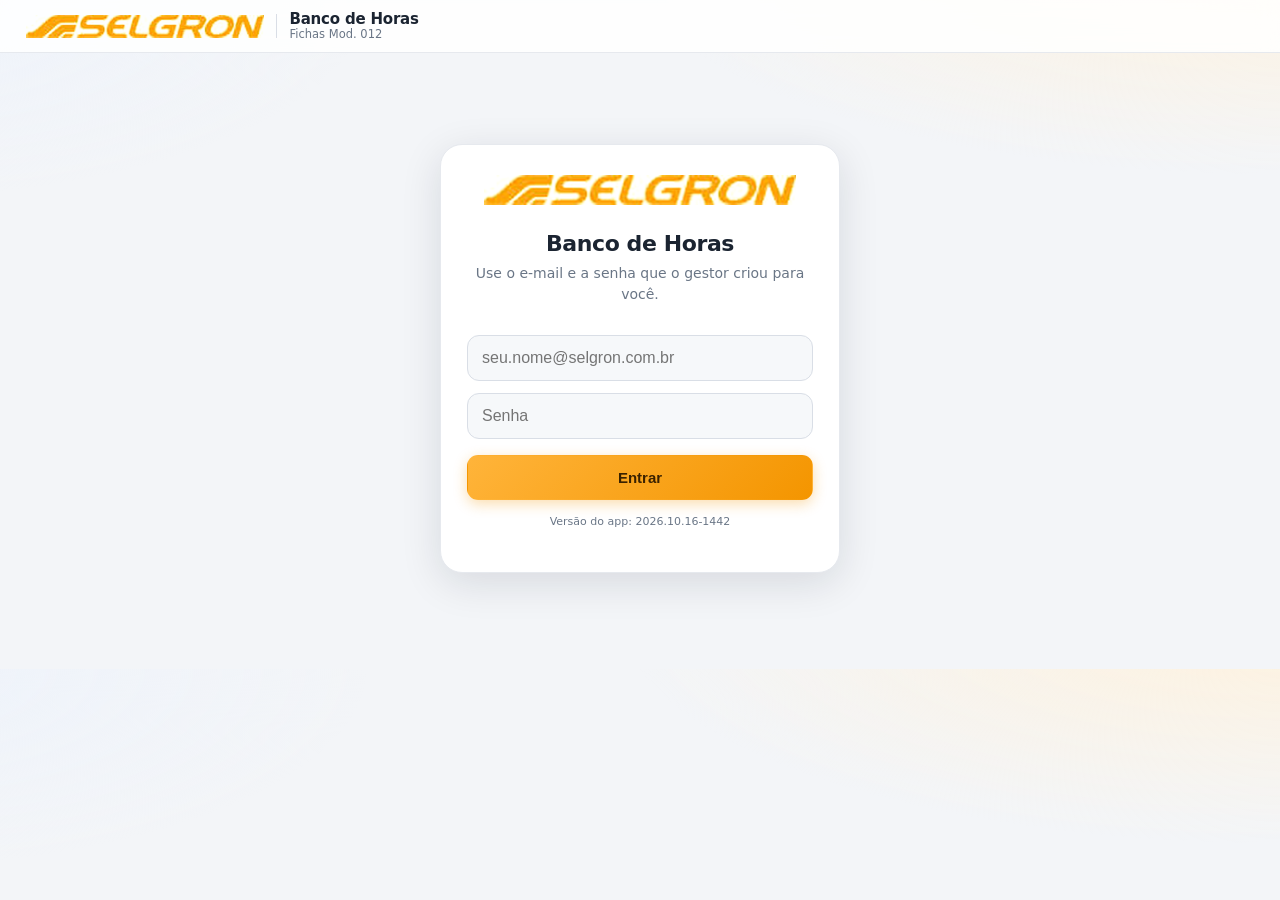
<file: index.html>
<!DOCTYPE html>
<html lang="pt-BR">
<head>
  <meta charset="UTF-8" />
  <meta name="viewport" content="width=device-width, initial-scale=1.0, viewport-fit=cover" />
  <meta name="theme-color" content="#ffffff" />
  <title>Horas SELGRON</title>
  <link rel="icon" href="data:image/svg+xml,%3Csvg xmlns='http://www.w3.org/2000/svg' viewBox='0 0 100 100'%3E%3Crect width='100' height='100' rx='20' fill='%23f5a623'/%3E%3Ctext x='50' y='72' font-size='64' font-family='Arial' font-weight='bold' text-anchor='middle' fill='%23241a02'%3ES%3C/text%3E%3C/svg%3E" />
  <link rel="manifest" href="manifest.webmanifest" />
  <link rel="stylesheet" href="styles.css" />
</head>
<body>
  <header class="top">
    <div class="brand">
      <img src="assets/selgron-logo.png" alt="SELGRON" class="brand-logo" />
      <span class="brand-div"></span>
      <div class="brand-app">Banco de Horas<small id="hdrsub">Fichas Mod. 012</small></div>
    </div>
    <div class="hdr-right" id="hdrRight" hidden>
      <span class="userchip" id="userChip"></span>
      <button class="btn ghost icon" id="btnConfig" title="Configurações">⚙️</button>
      <button class="btn ghost small" id="btnLogout" title="Sair">Sair</button>
    </div>
  </header>

  <main>
    <!-- ============ LOGIN ============ -->
    <section class="view active" id="view-login">
      <div class="auth-card">
        <img src="assets/selgron-logo.png" alt="SELGRON" class="auth-logo" />
        <h2>Banco de Horas</h2>
        <p class="sub">Use o e-mail e a senha que o gestor criou para você.</p>
        <input type="email" id="loginEmail" inputmode="email" autocomplete="username" placeholder="seu.nome@selgron.com.br" />
        <input type="password" id="loginPass" autocomplete="current-password" placeholder="Senha" />
        <button class="btn primary block" id="btnLogin">Entrar</button>
        <p class="hint" id="loginMsg"></p>
        <p class="mut appver" style="margin-top:14px;font-size:11px"></p>
      </div>
    </section>

    <!-- ============ ONBOARDING (perfil + assinatura) ============ -->
    <section class="view" id="view-onboarding">
      <h2 class="section-title">Seu cadastro</h2>
      <p class="sub">Só na primeira vez. Depois é só preencher e enviar.</p>
      <div class="panel">
        <div class="field"><label>Nome completo</label><input id="obNome" placeholder="NOME COMPLETO" /></div>
        <div class="row2">
          <div class="field"><label>Matrícula</label><input id="obMat" inputmode="numeric" placeholder="Ex.: 00966" /></div>
          <div class="field"><label>Seção</label><input id="obSecao" value="SUPRIMENTOS" /></div>
        </div>
        <div class="field">
          <label>Sua assinatura <span class="mut">— desenhe com o dedo/mouse</span></label>
          <div class="sigpad-wrap">
            <canvas id="obSig" class="sigpad"></canvas>
            <button type="button" class="btn ghost small sigclear" data-clear="obSig">Limpar</button>
          </div>
          <div class="hint">Ou <label class="linklike">envie um PNG<input type="file" id="obSigFile" accept="image/png,image/jpeg" hidden></label>.</div>
        </div>
        <button class="btn primary block" id="btnSaveProfile">Salvar cadastro</button>
      </div>
    </section>

    <!-- ============ COLABORADOR ============ -->
    <section class="view" id="view-colab">
      <div class="subtabs" data-group="colab">
        <button class="subtab active" data-sub="nova">Nova ficha</button>
        <button class="subtab" data-sub="minhas">Minhas fichas</button>
      </div>

      <div class="subview active" id="colab-nova">
        <div class="panel form-ficha" id="formFicha"></div>
      </div>

      <div class="subview" id="colab-minhas">
        <div id="minhasFichas" class="lista"></div>
      </div>
    </section>

    <!-- ============ GESTOR ============ -->
    <section class="view" id="view-gestor">
      <div class="subtabs" data-group="gestor">
        <button class="subtab active" data-sub="inbox">Caixa de entrada <span class="count" id="inboxCount"></span></button>
        <button class="subtab" data-sub="assinadas">Assinadas</button>
        <button class="subtab" data-sub="painel">Painel</button>
      </div>
      <div class="subview active" id="gestor-inbox"><div id="inboxLista" class="lista"></div></div>
      <div class="subview" id="gestor-assinadas"><div id="assinadasLista" class="lista"></div></div>
      <div class="lotebar" id="loteBar" hidden>
        <span class="lote-n" id="loteN"></span>
        <div class="lote-acts">
          <button class="btn primary" id="btnLoteAssinar">✍️ Assinar</button>
          <button class="btn ok" id="btnLoteEmail">📧 E-mails</button>
          <button class="btn" id="btnLoteBaixar">⬇️ PDFs</button>
          <button class="btn ghost small" id="btnLoteLimpar">Limpar</button>
        </div>
      </div>
      <div class="subview" id="gestor-painel">
        <div class="pfilters">
          <span class="mut">Período</span>
          <div class="seg" id="fPeriodo">
            <button data-p="3">3 meses</button><button data-p="6">6 meses</button><button data-p="12">12 meses</button><button data-p="0">Tudo</button>
          </div>
        </div>
        <div class="kpis" id="kpis"></div>
        <div class="panel">
          <h3>Fichas por colaborador</h3>
          <p class="chart-sub">Quem mais gera fichas no período</p>
          <div class="hbars" id="chartFichasPessoa"></div>
        </div>
        <div class="panel">
          <h3>Fichas abertas por mês</h3>
          <p class="chart-sub">Mês em que a ficha foi aberta no app</p>
          <div id="chartTime"></div>
          <p class="chart-sub" style="margin-top:18px">Por colaborador · mesma escala em todos</p>
          <div class="multiples" id="chartMeses"></div>
          <details class="tabview"><summary>Ver em tabela</summary><div class="table-wrap" id="tabelaMeses"></div></details>
        </div>
        <div class="panel"><h3>Horas por colaborador</h3><div class="bars" id="barsPessoa"></div></div>
        <div class="filters">
          <input type="text" id="fSearch" placeholder="🔎 Buscar…" />
          <button class="btn small" id="btnCsv">⬇️ CSV</button>
        </div>
        <div class="table-wrap"><table id="tbl"><thead><tr>
          <th>Data</th><th>Colaborador</th><th>Tipo</th><th>Entr.</th><th>Saída</th><th>Horas</th><th>Status</th>
        </tr></thead><tbody id="tblBody"></tbody></table></div>
      </div>
    </section>

    <!-- ============ CONFIG ============ -->
    <section class="view" id="view-config">
      <h2 class="section-title">Configurações</h2>
      <div class="panel">
        <h3>Meu perfil</h3>
        <div class="field"><label>Nome</label><input id="cfNome" /></div>
        <div class="row2">
          <div class="field"><label>Matrícula</label><input id="cfMat" /></div>
          <div class="field"><label>Seção</label><input id="cfSecao" /></div>
        </div>
        <div class="field">
          <label>Assinatura</label>
          <div class="sigpad-wrap">
            <canvas id="cfSig" class="sigpad"></canvas>
            <button type="button" class="btn ghost small sigclear" data-clear="cfSig">Limpar</button>
          </div>
          <div class="hint">Ou <label class="linklike">envie um PNG<input type="file" id="cfSigFile" accept="image/png,image/jpeg" hidden></label>.</div>
        </div>
        <button class="btn primary" id="btnSaveConfig">Salvar</button>
        <button class="btn ghost" id="btnBack">Voltar</button>
      </div>

      <div class="panel">
        <h3>Trocar minha senha</h3>
        <div class="field"><label>Nova senha</label><input type="password" id="cfPass" autocomplete="new-password" placeholder="mínimo 6 caracteres" /></div>
        <button class="btn" id="btnTrocarSenha">Salvar nova senha</button>
        <p class="mut appver" style="margin:14px 0 0"></p>
      </div>
    </section>
  </main>

  <div class="toast-wrap" id="toasts"></div>
  <div class="charttip" id="chartTip" hidden></div>

  <script src="vendor/pdf-lib.min.js"></script>
  <script src="vendor/supabase.js"></script>
  <script src="assets/modelo-ficha.js"></script>
  <script src="ficha-pdf.js"></script>
  <script src="app.js"></script>
</body>
</html>
</file>
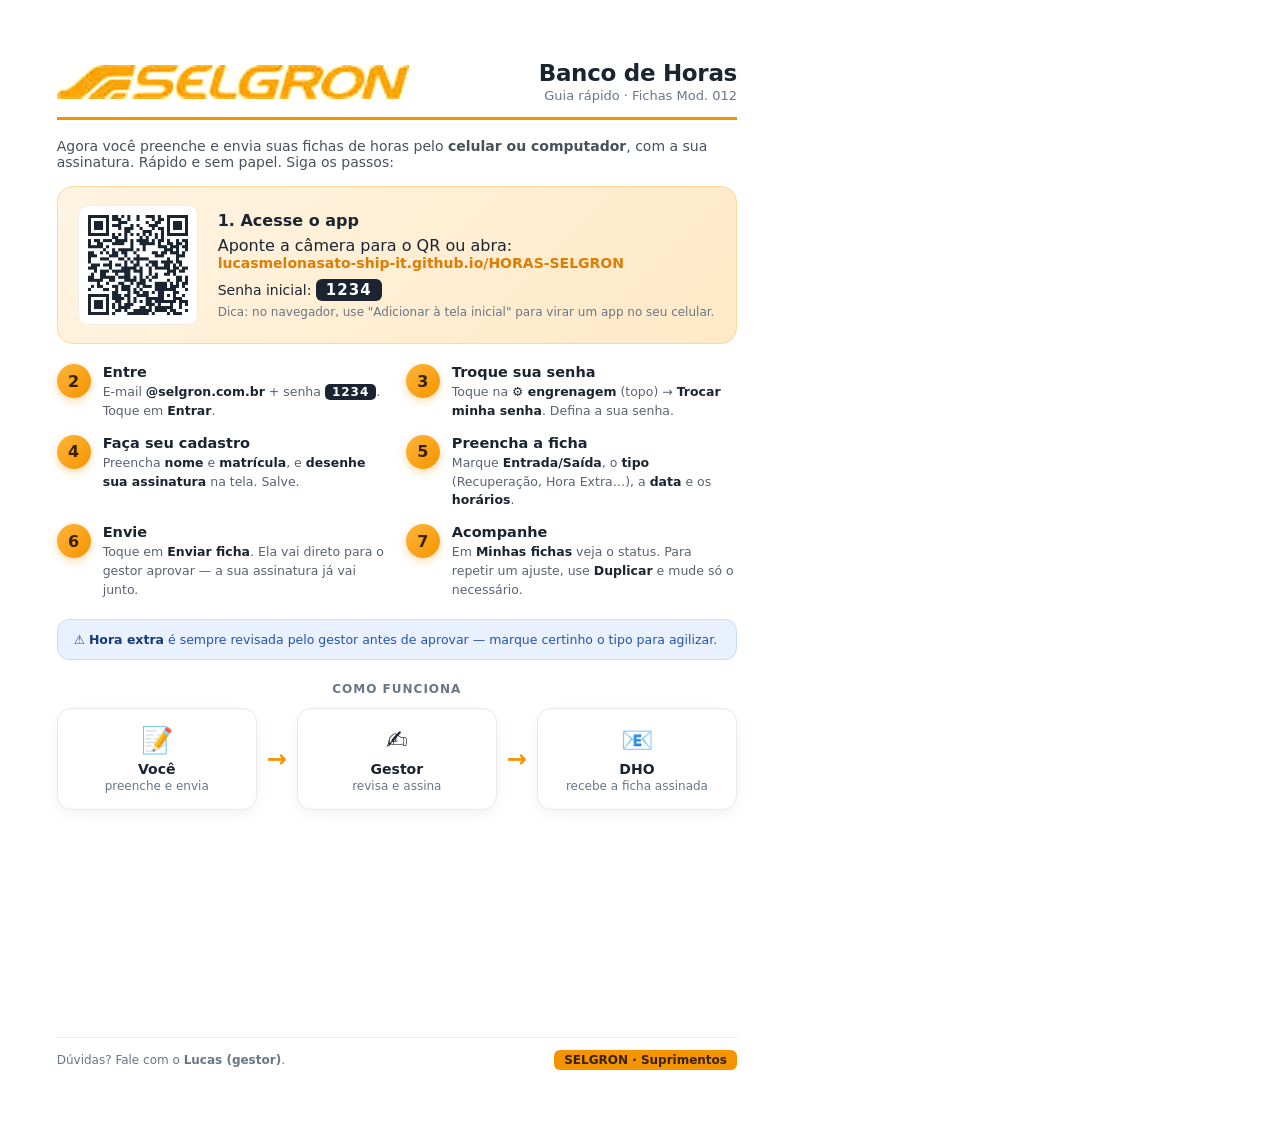
<file: docs/guia-compradores.html>
<!DOCTYPE html><html lang="pt-BR"><head><meta charset="utf-8">
<style>
@page { size: A4; margin: 0; }
* { box-sizing:border-box; margin:0; padding:0; -webkit-print-color-adjust:exact; print-color-adjust:exact; }
body { font-family:'Segoe UI',system-ui,Arial,sans-serif; color:#1b2431; width:210mm; height:297mm; padding:16mm 15mm; position:relative; }
.head { display:flex; align-items:center; justify-content:space-between; border-bottom:3px solid #F49500; padding-bottom:14px; }
.head img { height:34px; }
.head .t { text-align:right; }
.head .t h1 { font-size:23px; letter-spacing:-.3px; }
.head .t p { color:#6a7686; font-size:13px; margin-top:2px; }
.intro { margin:18px 0 16px; font-size:14px; color:#48505e; }
.access { display:flex; gap:20px; align-items:center; background:linear-gradient(135deg,#FFF4E2,#FFE9C7); border:1px solid #FFD79A; border-radius:16px; padding:18px 20px; }
.access img { width:120px; height:120px; border-radius:10px; background:#fff; padding:6px; border:1px solid #eee; }
.access .info h2 { font-size:16px; margin-bottom:6px; }
.access .info .url { font-size:14px; color:#E07C00; font-weight:700; word-break:break-all; }
.access .info .pw { margin-top:10px; font-size:14px; }
.access .info .pw b { background:#1b2431; color:#fff; padding:2px 10px; border-radius:6px; font-size:15px; letter-spacing:1px; }
.access .info small { display:block; color:#6a7686; font-size:12px; margin-top:6px; }
.steps { margin-top:20px; display:grid; grid-template-columns:1fr 1fr; gap:14px 18px; }
.step { display:flex; gap:12px; }
.num { flex:0 0 34px; height:34px; border-radius:50%; background:linear-gradient(135deg,#FFB43A,#F49500); color:#3a2200; font-weight:800; font-size:16px; display:flex; align-items:center; justify-content:center; box-shadow:0 3px 8px rgba(244,149,0,.35); }
.step h3 { font-size:14.5px; margin-bottom:3px; }
.step p { font-size:12.5px; color:#5a6270; line-height:1.5; }
.step p b { color:#1b2431; }
.tag { background:#1b2431; color:#fff; padding:1px 7px; border-radius:5px; font-size:12px; font-weight:700; letter-spacing:1px; }
.tip { margin-top:20px; background:#eaf1fe; border:1px solid #c7dbfb; border-radius:12px; padding:12px 16px; font-size:12.5px; color:#2452b0; }
.tip b { color:#183a7a; }
.flowsec { margin-top:22px; }
.flowsec .cap { font-size:12px; text-transform:uppercase; letter-spacing:1px; color:#6a7686; font-weight:700; margin-bottom:12px; text-align:center; }
.flow { display:flex; align-items:stretch; justify-content:center; gap:10px; }
.fbox { flex:1; max-width:200px; background:#fff; border:1px solid #e6e9ee; border-radius:14px; padding:16px 12px; text-align:center; box-shadow:0 4px 14px rgba(16,24,40,.05); }
.fbox .fi { font-size:26px; }
.fbox b { display:block; font-size:14px; margin-top:6px; }
.fbox span { display:block; font-size:12px; color:#6a7686; margin-top:2px; }
.farrow { display:flex; align-items:center; color:#F49500; font-size:24px; font-weight:800; }
.foot { position:absolute; left:15mm; right:15mm; bottom:14mm; border-top:1px solid #e6e9ee; padding-top:12px; display:flex; justify-content:space-between; align-items:center; color:#6a7686; font-size:12px; }
.foot .badge { background:#F49500; color:#3a2200; font-weight:800; padding:3px 10px; border-radius:6px; }
</style></head><body>
  <div class="head">
    <img src="[data-uri]" alt="SELGRON">
    <div class="t"><h1>Banco de Horas</h1><p>Guia rápido · Fichas Mod. 012</p></div>
  </div>

  <p class="intro">Agora você preenche e envia suas fichas de horas pelo <b>celular ou computador</b>, com a sua assinatura. Rápido e sem papel. Siga os passos:</p>

  <div class="access">
    <img src="[data-uri]" alt="QR">
    <div class="info">
      <h2>1. Acesse o app</h2>
      <div>Aponte a câmera para o QR ou abra:</div>
      <div class="url">lucasmelonasato-ship-it.github.io/HORAS-SELGRON</div>
      <div class="pw">Senha inicial: <b>1234</b></div>
      <small>Dica: no navegador, use "Adicionar à tela inicial" para virar um app no seu celular.</small>
    </div>
  </div>

  <div class="steps">
    <div class="step"><div class="num">2</div><div><h3>Entre</h3><p>E-mail <b>@selgron.com.br</b> + senha <span class="tag">1234</span>. Toque em <b>Entrar</b>.</p></div></div>
    <div class="step"><div class="num">3</div><div><h3>Troque sua senha</h3><p>Toque na <b>⚙️ engrenagem</b> (topo) → <b>Trocar minha senha</b>. Defina a sua senha.</p></div></div>
    <div class="step"><div class="num">4</div><div><h3>Faça seu cadastro</h3><p>Preencha <b>nome</b> e <b>matrícula</b>, e <b>desenhe sua assinatura</b> na tela. Salve.</p></div></div>
    <div class="step"><div class="num">5</div><div><h3>Preencha a ficha</h3><p>Marque <b>Entrada/Saída</b>, o <b>tipo</b> (Recuperação, Hora Extra…), a <b>data</b> e os <b>horários</b>.</p></div></div>
    <div class="step"><div class="num">6</div><div><h3>Envie</h3><p>Toque em <b>Enviar ficha</b>. Ela vai direto para o gestor aprovar — a sua assinatura já vai junto.</p></div></div>
    <div class="step"><div class="num">7</div><div><h3>Acompanhe</h3><p>Em <b>Minhas fichas</b> veja o status. Para repetir um ajuste, use <b>Duplicar</b> e mude só o necessário.</p></div></div>
  </div>

  <div class="tip">⚠️ <b>Hora extra</b> é sempre revisada pelo gestor antes de aprovar — marque certinho o tipo para agilizar.</div>

  <div class="flowsec">
    <div class="cap">Como funciona</div>
    <div class="flow">
      <div class="fbox"><div class="fi">📝</div><b>Você</b><span>preenche e envia</span></div>
      <div class="farrow">→</div>
      <div class="fbox"><div class="fi">✍️</div><b>Gestor</b><span>revisa e assina</span></div>
      <div class="farrow">→</div>
      <div class="fbox"><div class="fi">📧</div><b>DHO</b><span>recebe a ficha assinada</span></div>
    </div>
  </div>

  <div class="foot"><div>Dúvidas? Fale com o <b>Lucas (gestor)</b>.</div><div class="badge">SELGRON · Suprimentos</div></div>
</body></html>
</file>
<file: styles.css>
/* ============================================================
   HORAS SELGRON — identidade visual Selgron (laranja #F8A000)
   ============================================================ */
:root {
  --brand: #F49500;
  --brand-2: #FFB43A;
  --brand-deep: #E07C00;
  --brand-ink: #4a2b00;
  --brand-soft: #FFF4E2;
  --brand-soft-2: #FFE9C7;

  --bg: #f3f5f8;
  --surface: #ffffff;
  --surface-2: #f6f8fa;
  --border: #e6e9ee;
  --border-2: #d9dee6;
  --text: #1b2431;
  --muted: #6a7686;
  --muted-2: #97a1b0;

  --ok: #16a34a; --ok-bg: #e8f7ee; --ok-bd: #bfe6cd;
  --danger: #dc2626; --danger-bg: #fdecec; --danger-bd: #f3c4c4;
  --info: #2563eb; --info-bg: #eaf1fe; --info-bd: #c7dbfb;

  --radius: 16px; --radius-sm: 11px;
  --shadow: 0 1px 2px rgba(16,24,40,.05), 0 8px 24px rgba(16,24,40,.06);
  --shadow-lg: 0 10px 40px rgba(16,24,40,.12);
  --ring: 0 0 0 3px rgba(244,149,0,.22);
}
* { box-sizing: border-box; -webkit-tap-highlight-color: transparent; }
[hidden] { display: none !important; }
html, body { margin: 0; padding: 0; }
body {
  background:
    radial-gradient(1100px 380px at 100% -8%, #fff2dd 0%, rgba(255,242,221,0) 60%),
    radial-gradient(900px 360px at -10% 0%, #eef3fb 0%, rgba(238,243,251,0) 55%),
    var(--bg);
  color: var(--text);
  font-family: "Inter", system-ui, -apple-system, "Segoe UI", Roboto, sans-serif;
  font-size: 15px; line-height: 1.5;
  -webkit-font-smoothing: antialiased;
}
h2, h3 { line-height: 1.25; }

/* ---------- Header ---------- */
header.top {
  position: sticky; top: 0; z-index: 30;
  display: flex; align-items: center; gap: 14px;
  padding: 11px clamp(14px, 4vw, 26px);
  background: rgba(255,255,255,.85); backdrop-filter: blur(10px);
  border-bottom: 1px solid var(--border);
}
.brand { display: flex; align-items: center; gap: 12px; min-width: 0; flex-shrink: 1; }
.brand-logo { height: 23px; width: auto; max-width: 54vw; object-fit: contain; display: block; flex-shrink: 0; }
.brand-div { width: 1px; height: 24px; background: var(--border-2); }
.brand-app { font-weight: 750; font-size: 15px; letter-spacing: -.2px; display: flex; flex-direction: column; line-height: 1.15; }
.brand-app small { font-weight: 500; color: var(--muted); font-size: 11.5px; letter-spacing: 0; }
.hdr-right { margin-left: auto; display: flex; align-items: center; gap: 8px; }
.userchip { font-size: 13px; color: var(--muted); font-weight: 600; max-width: 42vw; overflow: hidden; text-overflow: ellipsis; white-space: nowrap; }

/* ---------- Layout ---------- */
main { max-width: 760px; margin: 0 auto; padding: clamp(16px, 4vw, 28px) clamp(14px, 4vw, 22px) 96px; }
.view { display: none; animation: fade .25s ease; }
.view.active { display: block; }
@keyframes fade { from { opacity: 0; transform: translateY(6px); } }
.section-title { font-size: 21px; margin: 2px 0 4px; letter-spacing: -.3px; }
.sub { color: var(--muted); margin: 0 0 18px; font-size: 14px; }
.mut { color: var(--muted); font-size: 13px; }
.lbl { display: block; font-size: 11.5px; color: var(--muted); text-transform: uppercase; letter-spacing: .5px; font-weight: 700; margin: 16px 0 8px; }
.row2 { display: grid; grid-template-columns: 1fr 1fr; gap: 12px; }

/* ---------- Buttons ---------- */
.btn {
  border: 1px solid var(--border-2); background: #fff; color: var(--text);
  padding: 10px 16px; border-radius: 11px; cursor: pointer; font-weight: 650; font-size: 14px;
  display: inline-flex; align-items: center; justify-content: center; gap: 8px;
  transition: transform .06s, box-shadow .15s, background .15s, border-color .15s; white-space: nowrap;
}
.btn:hover { border-color: var(--muted-2); }
.btn:active { transform: translateY(1px); }
.btn:disabled { opacity: .5; cursor: not-allowed; }
.btn.primary {
  background: linear-gradient(135deg, var(--brand-2), var(--brand)); color: #3a2200;
  border-color: transparent; box-shadow: 0 4px 14px rgba(244,149,0,.32);
}
.btn.primary:hover { box-shadow: 0 6px 20px rgba(244,149,0,.42); }
.btn.ok { background: var(--ok); color: #fff; border-color: transparent; box-shadow: 0 4px 14px rgba(22,163,74,.28); }
.btn.ghost { background: transparent; border-color: var(--border-2); color: var(--muted); }
.btn.ghost:hover { color: var(--text); background: #fff; }
.btn.small { padding: 7px 12px; font-size: 13px; border-radius: 9px; }
.btn.icon { padding: 8px 10px; font-size: 15px; }
.btn.block { width: 100%; padding: 13px; font-size: 15px; }

/* ---------- Auth ---------- */
.auth-card {
  max-width: 400px; margin: 7vh auto 0; background: var(--surface);
  border: 1px solid var(--border); border-radius: 22px; padding: 30px 26px;
  text-align: center; box-shadow: var(--shadow-lg);
}
.auth-logo { height: 30px; margin-bottom: 18px; }
.auth-card h2 { margin: 0 0 6px; font-size: 22px; letter-spacing: -.4px; }
.auth-card input {
  width: 100%; margin-top: 12px; padding: 13px 14px; font-size: 16px;
  background: var(--surface-2); border: 1px solid var(--border-2); border-radius: 12px; color: var(--text);
}
.auth-card input:focus { outline: none; border-color: var(--brand); box-shadow: var(--ring); background: #fff; }
.auth-card .btn.block { margin-top: 16px; }
.hint { font-size: 13px; color: var(--muted); margin-top: 14px; line-height: 1.55; }

/* ---------- Panels & fields ---------- */
.panel { background: var(--surface); border: 1px solid var(--border); border-radius: var(--radius); padding: 18px 18px; margin-bottom: 18px; box-shadow: var(--shadow); }
.panel h3 { margin: 0 0 14px; font-size: 15.5px; }
.field { display: flex; flex-direction: column; gap: 6px; margin-bottom: 12px; }
.field label { font-size: 12px; color: var(--muted); font-weight: 650; }
.field label .mut { font-weight: 400; }
.field input, .field select, .field textarea {
  background: var(--surface-2); border: 1px solid var(--border-2); color: var(--text);
  border-radius: 11px; padding: 11px 12px; font-size: 15px; font-family: inherit; width: 100%;
}
.field textarea { resize: vertical; min-height: 44px; }
.field input:focus, .field textarea:focus, .field select:focus { outline: none; border-color: var(--brand); box-shadow: var(--ring); background: #fff; }

/* ---------- Subtabs (segmented) ---------- */
.subtabs { display: flex; gap: 6px; margin-bottom: 18px; background: #fff; border: 1px solid var(--border); padding: 5px; border-radius: 14px; box-shadow: var(--shadow); overflow-x: auto; }
.subtab { flex: 1 1 auto; background: transparent; border: 0; color: var(--muted); padding: 10px 14px; border-radius: 10px; font-weight: 650; font-size: 14px; cursor: pointer; white-space: nowrap; transition: .15s; }
.subtab:hover { color: var(--text); }
.subtab.active { background: linear-gradient(135deg, var(--brand-2), var(--brand)); color: #3a2200; box-shadow: 0 3px 10px rgba(244,149,0,.3); }
.subtab .count { background: var(--danger); color: #fff; border-radius: 999px; padding: 1px 7px; font-size: 11px; margin-left: 5px; font-weight: 700; }
.subview { display: none; } .subview.active { display: block; }

/* ---------- Chips ---------- */
.chips { display: flex; flex-wrap: wrap; gap: 9px; }
.chip { padding: 10px 15px; font-size: 14px; border-radius: 999px; cursor: pointer; border: 1.5px solid var(--border-2); background: #fff; color: var(--muted); font-weight: 600; user-select: none; transition: .12s; }
.chip:hover { border-color: var(--brand); color: var(--text); }
.chip.on { background: var(--brand-soft); color: var(--brand-deep); border-color: var(--brand); }
.chip.on.he { background: var(--danger-bg); color: var(--danger); border-color: var(--danger-bd); }

/* ---------- Signature pad ---------- */
.sigpad-wrap { position: relative; }
.sigpad { width: 100%; height: 160px; background: #fff; border: 1.5px dashed var(--border-2); border-radius: 12px; touch-action: none; display: block; }
.sigpad:focus { border-color: var(--brand); }
.sigclear { position: absolute; top: 10px; right: 10px; }
.linklike { color: var(--brand-deep); cursor: pointer; text-decoration: underline; font-weight: 600; }

/* ---------- Form ficha ---------- */
.horas-note { color: var(--brand-deep); font-weight: 700; font-size: 13px; margin: -2px 0 10px; min-height: 6px; }
.warn-note { padding: 11px 14px; font-size: 13px; border-radius: 12px; margin: 14px 0; font-weight: 600; }
.warn-note.he { color: var(--danger); background: var(--danger-bg); border: 1px solid var(--danger-bd); }

/* ---------- Lista de fichas ---------- */
.lista { display: flex; flex-direction: column; gap: 14px; }
.fcard { background: var(--surface); border: 1px solid var(--border); border-radius: var(--radius); padding: 16px; box-shadow: var(--shadow); position: relative; overflow: hidden; }
.fcard::before { content: ""; position: absolute; left: 0; top: 0; bottom: 0; width: 4px; background: var(--brand); }
.fcard.he::before { background: var(--danger); }
.fcard-head { display: flex; justify-content: space-between; gap: 12px; align-items: flex-start; }
.fcard-head .nm { font-weight: 800; font-size: 15.5px; letter-spacing: -.2px; }
.fcard-head .meta { color: var(--muted); font-size: 12.5px; margin-top: 3px; }
.badges { display: flex; flex-direction: column; gap: 5px; align-items: flex-end; flex-shrink: 0; }
.fcard-tipos { display: flex; flex-wrap: wrap; gap: 6px; margin-top: 10px; }
.fcard-obs { margin-top: 10px; font-size: 13px; color: var(--muted); background: var(--surface-2); padding: 9px 11px; border-radius: 10px; }
.fcard.done::before { background: var(--ok); }
.fcard-actions { display: flex; flex-wrap: wrap; gap: 9px; margin-top: 14px; }

/* trilho de status */
.track { display: flex; align-items: flex-start; gap: 4px; margin-top: 14px; }
.tstep { display: flex; flex-direction: column; align-items: center; gap: 4px; width: 70px; flex: 0 0 auto; color: var(--muted-2); font-size: 10.5px; font-weight: 700; text-align: center; }
.tstep .ic { width: 34px; height: 34px; border-radius: 50%; display: flex; align-items: center; justify-content: center; background: var(--surface-2); border: 1.5px solid var(--border-2); font-size: 16px; filter: grayscale(1); opacity: .5; transition: .2s; }
.tstep.done { color: var(--brand-deep); }
.tstep.done .ic { background: var(--brand-soft); border-color: var(--brand); filter: none; opacity: 1; }
.tstep.final.done { color: var(--ok); }
.tstep.final.done .ic { background: var(--ok-bg); border-color: var(--ok); }
.tline { flex: 1 1 auto; height: 2.5px; background: var(--border-2); border-radius: 2px; margin-top: 16px; }
.tline.done { background: var(--brand); }
.destino { margin-top: 12px; font-size: 12px; color: var(--muted); background: var(--ok-bg); border: 1px solid var(--ok-bd); border-radius: 10px; padding: 8px 11px; line-height: 1.55; word-break: break-word; }
.destino b { color: var(--text); }
.pill.sign { background: var(--info-bg); color: var(--info); border-color: var(--info-bd); }

.badge { font-size: 11px; font-weight: 800; padding: 4px 10px; border-radius: 999px; letter-spacing: .2px; white-space: nowrap; }
.badge.he { background: var(--danger-bg); color: var(--danger); border: 1px solid var(--danger-bd); }
.badge.ok { background: var(--ok-bg); color: var(--ok); border: 1px solid var(--ok-bd); }
.badge.norm { background: var(--info-bg); color: var(--info); border: 1px solid var(--info-bd); }
.pill { font-size: 11.5px; padding: 3px 9px; border-radius: 999px; background: var(--brand-soft); color: var(--brand-deep); font-weight: 650; border: 1px solid var(--brand-soft-2); }
.pill.he { background: var(--danger-bg); color: var(--danger); border-color: var(--danger-bd); }
.pill.ok { background: var(--ok-bg); color: var(--ok); border-color: var(--ok-bd); }

.empty { text-align: center; color: var(--muted); padding: 44px 18px; background: var(--surface); border: 1px dashed var(--border-2); border-radius: var(--radius); }

/* ---------- Painel ---------- */
.kpis { display: grid; grid-template-columns: repeat(4, 1fr); gap: 12px; margin-bottom: 18px; }
.kpi { background: var(--surface); border: 1px solid var(--border); border-radius: 14px; padding: 15px 14px; box-shadow: var(--shadow); }
.kpi .v { font-size: 25px; font-weight: 820; letter-spacing: -.5px; }
.kpi .k { color: var(--muted); font-size: 11.5px; text-transform: uppercase; letter-spacing: .4px; margin-top: 2px; font-weight: 600; }
.kpi.he .v { color: var(--danger); }
.bars { display: flex; flex-direction: column; gap: 11px; }
.bar-row { display: grid; grid-template-columns: 130px 1fr auto; align-items: center; gap: 12px; font-size: 13.5px; }
.bar-row .name { color: var(--text); font-weight: 600; white-space: nowrap; overflow: hidden; text-overflow: ellipsis; }
.bar-track { background: var(--surface-2); border-radius: 999px; height: 14px; overflow: hidden; }
.bar-fill { height: 100%; background: linear-gradient(90deg, var(--brand-2), var(--brand)); border-radius: 999px; }
.bar-row .val { font-variant-numeric: tabular-nums; color: var(--muted); font-weight: 700; }
.filters { display: flex; gap: 10px; align-items: center; margin-bottom: 14px; }
.filters input { flex: 1; background: #fff; border: 1px solid var(--border-2); color: var(--text); padding: 10px 12px; border-radius: 11px; font-size: 14px; }
.filters input:focus { outline: none; border-color: var(--brand); box-shadow: var(--ring); }
.table-wrap { overflow-x: auto; border: 1px solid var(--border); border-radius: var(--radius); background: #fff; box-shadow: var(--shadow); }
table { border-collapse: collapse; width: 100%; font-size: 13px; min-width: 640px; }
th, td { padding: 11px 13px; text-align: left; border-bottom: 1px solid var(--border); white-space: nowrap; }
th { background: var(--surface-2); color: var(--muted); font-weight: 700; text-transform: uppercase; font-size: 10.5px; letter-spacing: .4px; }
tbody tr:last-child td { border-bottom: 0; }
tbody tr:hover { background: var(--brand-soft); }

/* ---------- Toasts ---------- */
.toast-wrap { position: fixed; left: 50%; transform: translateX(-50%); bottom: 22px; display: flex; flex-direction: column; gap: 8px; z-index: 100; width: min(92vw, 420px); }
.toast { background: #1b2431; color: #fff; border-radius: 12px; padding: 13px 16px; box-shadow: var(--shadow-lg); font-size: 14px; font-weight: 500; border-left: 4px solid var(--brand); animation: slideup .22s; }
.toast.ok { border-left-color: var(--ok); }
.toast.err { border-left-color: var(--danger); }
@keyframes slideup { from { transform: translateY(14px); opacity: 0; } }

@media (max-width: 620px) {
  .kpis { grid-template-columns: repeat(2, 1fr); }
  .bar-row { grid-template-columns: 96px 1fr auto; }
  .brand-div, .brand-app { display: none; }
  .brand-logo { height: 21px; max-width: 46vw; }
  .userchip { display: none; }
}
@media (max-width: 380px) { .row2 { grid-template-columns: 1fr; } }

/* ---------- Seleção em lote ---------- */
.fh-info { flex: 1 1 auto; min-width: 0; }
.selbox { flex: 0 0 auto; display: flex; align-items: center; padding: 2px 4px 0 0; cursor: pointer; }
.selbox input, .selall input { width: 22px; height: 22px; accent-color: var(--brand); cursor: pointer; }
.fcard.selected { border-color: var(--brand); box-shadow: 0 0 0 2px rgba(244,149,0,.35), var(--shadow); background: #fffdf8; }
.selall { display: flex; align-items: center; justify-content: space-between; gap: 10px; flex-wrap: wrap; padding: 4px 4px 2px; }
.selall label { display: flex; align-items: center; gap: 10px; font-weight: 650; font-size: 14px; color: var(--muted); cursor: pointer; }
.lotebar {
  position: fixed; left: 50%; transform: translateX(-50%); bottom: 14px; z-index: 60;
  width: min(94vw, 720px); background: #1b2431; color: #fff; border-radius: 16px;
  padding: 10px 12px 10px 16px; display: flex; align-items: center; justify-content: space-between; gap: 10px; flex-wrap: wrap;
  box-shadow: var(--shadow-lg); animation: slideup .2s;
}
.lote-n { font-weight: 700; font-size: 14px; }
.lote-acts { display: flex; gap: 8px; flex-wrap: wrap; }
.lotebar .btn.ghost { color: #cfd6e0; border-color: #3a4656; }
.lotebar .btn:disabled { opacity: .35; }
body.com-lote .toast-wrap { bottom: 118px; }
body.com-lote main { padding-bottom: 140px; }
.subtab .count:empty { display: none; }

/* aviso de versão nova */
.novaversao { position: fixed; top: 64px; left: 50%; transform: translateX(-50%); z-index: 80; width: min(94vw, 560px);
  background: var(--brand-soft); border: 1.5px solid var(--brand); color: var(--text); border-radius: 14px;
  padding: 10px 12px 10px 16px; display: flex; align-items: center; justify-content: space-between; gap: 10px;
  box-shadow: var(--shadow-lg); font-size: 14px; animation: slideup .25s; }

/* ---------- Painel: período + gráficos ---------- */
.pfilters { display: flex; align-items: center; gap: 10px; flex-wrap: wrap; margin-bottom: 14px; }
.seg { display: inline-flex; background: #fff; border: 1px solid var(--border); border-radius: 11px; padding: 3px; box-shadow: var(--shadow); }
.seg button { border: 0; background: transparent; color: var(--muted); font-weight: 650; font-size: 13px; padding: 7px 12px; border-radius: 8px; cursor: pointer; }
.seg button.on { background: var(--brand-soft); color: var(--text); box-shadow: inset 0 0 0 1.5px var(--brand); }
.chart-sub { margin: -8px 0 14px; color: var(--muted); font-size: 12.5px; }
/* barras horizontais: 18px de espessura, ponta arredondada, base reta, valor na ponta */
.hbars { display: flex; flex-direction: column; gap: 6px; }
.hb-row { display: grid; grid-template-columns: 132px 1fr; align-items: center; gap: 12px; padding: 3px 4px; border-radius: 8px; cursor: default; outline: none; }
.hb-row:hover, .hb-row:focus-visible { background: var(--surface-2); }
.hb-name { font-size: 13px; font-weight: 650; white-space: nowrap; overflow: hidden; text-overflow: ellipsis; }
.hb-track { display: flex; align-items: center; gap: 8px; min-width: 0; border-left: 1px solid var(--border-2); }
.hb-bar { height: 18px; background: #C66A00; border-radius: 0 4px 4px 0; min-width: 3px; transition: width .3s; }
.hb-row:hover .hb-bar { filter: brightness(1.12); }
.hb-val { font-size: 13px; font-weight: 700; color: var(--text); }
/* linhas: 2px, marcadores 8px com anel branco, rótulo em cada ponto */
.multiples { display: grid; grid-template-columns: repeat(auto-fill, minmax(250px, 1fr)); gap: 12px; }
.mult-card { border: 1px solid var(--border); border-radius: 12px; padding: 10px 10px 4px; background: #fff; }
.mult-card.time { border-color: var(--brand-soft-2); background: #fffdf8; }
.mult-head { display: flex; justify-content: space-between; align-items: baseline; gap: 8px; padding: 0 4px; }
.mult-nm { font-weight: 750; font-size: 13.5px; white-space: nowrap; overflow: hidden; text-overflow: ellipsis; }
.mult-head .mut { font-size: 12px; white-space: nowrap; }
.linechart { width: 100%; height: auto; display: block; overflow: visible; }
.lc-base { stroke: var(--border-2); stroke-width: 1; }
.lc-line { fill: none; stroke-width: 2; stroke-linejoin: round; stroke-linecap: round; }
.lc-area { opacity: .08; }
.lc-dot { stroke: #fff; stroke-width: 2; }
.lc-lbl { font-size: 11.5px; font-weight: 700; fill: var(--text); }
.lc-lbl.zero { fill: var(--muted-2); font-weight: 500; }
.lc-mes { font-size: 10.5px; fill: var(--muted); }
.lc-hit { fill: transparent; cursor: default; }
.tabview { margin-top: 14px; }
.tabview summary { cursor: pointer; color: var(--muted); font-size: 13px; font-weight: 650; }
.tabview .table-wrap { margin-top: 10px; }
.tabmeses { min-width: 0; }
.tabmeses td.num, .tabmeses th:not(:first-child) { text-align: right; font-variant-numeric: tabular-nums; }
.charttip { position: fixed; z-index: 120; pointer-events: none; background: #fff; border: 1px solid var(--border); border-radius: 10px; box-shadow: var(--shadow-lg); padding: 8px 11px; font-size: 12.5px; color: var(--muted); max-width: 260px; }
.charttip b { display: block; color: var(--text); font-size: 14px; }
@media (max-width: 620px) { .hb-row { grid-template-columns: 128px 1fr; gap: 10px; } .hb-name { font-size: 12.5px; } }
</file>
